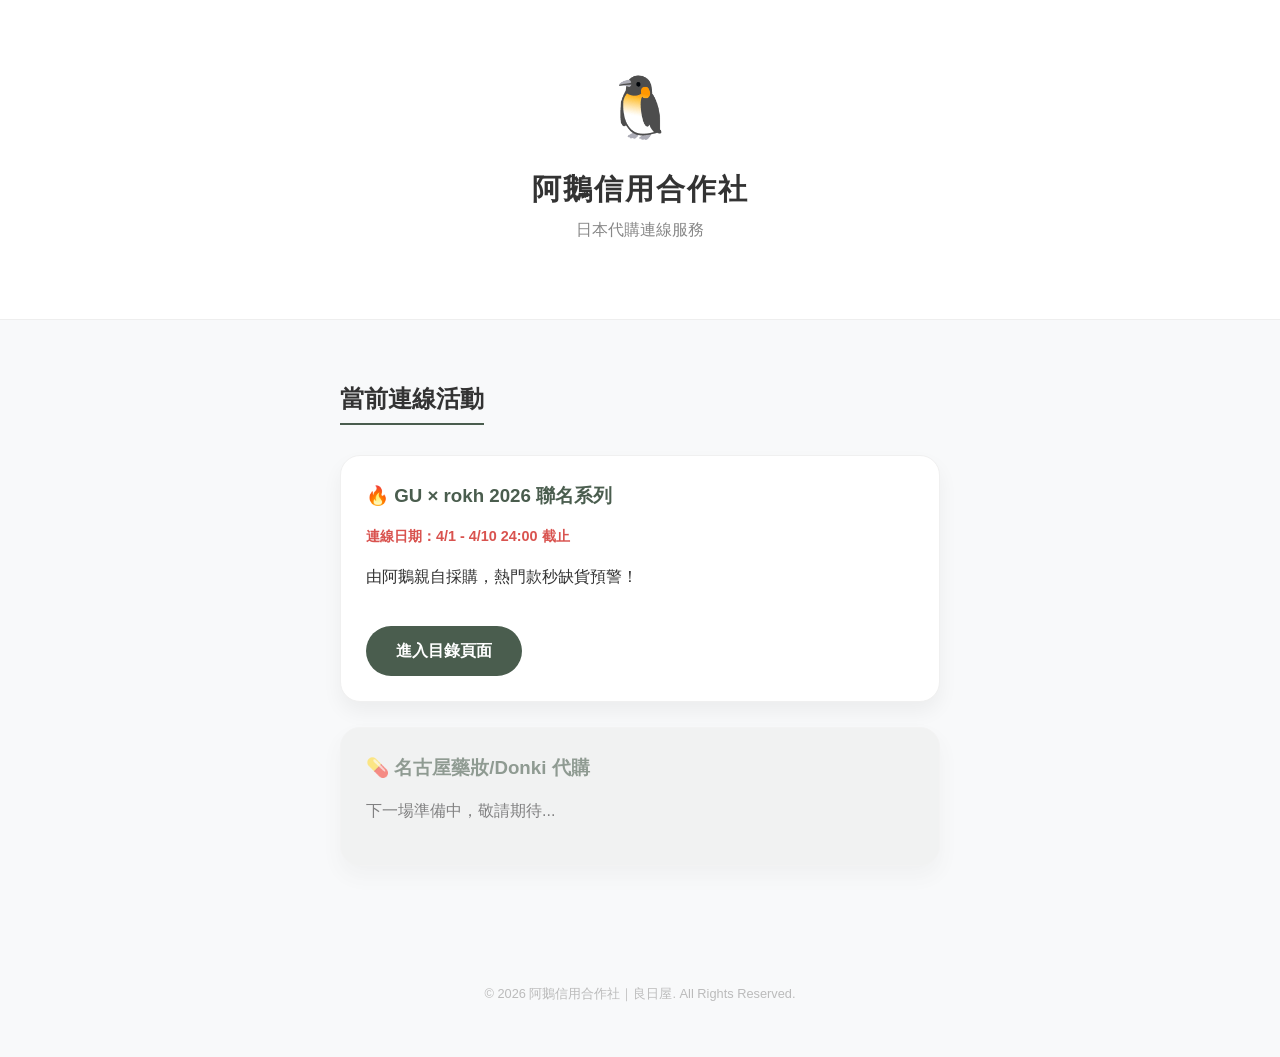
<file: index.html>
<!DOCTYPE html>
<html lang="zh-TW">
<head>
    <meta charset="UTF-8">
    <meta name="viewport" content="width=device-width, initial-scale=1.0">
    <title>阿鵝信用合作社 | 代購專案</title>
    <style>
        :root {
            --primary-bg: #f8f9fa;
            --accent-color: #4a5d4e; /* 深綠色，質感最高 */
            --card-bg: #ffffff;
            --text-main: #333333;
        }

        body {
            font-family: "PingFang TC", "Microsoft JhengHei", sans-serif;
            background-color: var(--primary-bg);
            color: var(--text-main);
            margin: 0;
            line-height: 1.6;
        }

        header {
            text-align: center;
            padding: 60px 20px;
            background-color: #fff;
            border-bottom: 1px solid #eee;
        }

        .logo { font-size: 60px; margin-bottom: 10px; }
        h1 { margin: 0; font-size: 1.8rem; letter-spacing: 2px; }
        .sub-title { color: #888; margin-top: 5px; }

        .container {
            max-width: 600px;
            margin: 0 auto;
            padding: 40px 20px;
        }

        h2 { border-bottom: 2px solid var(--accent-color); display: inline-block; padding-bottom: 5px; margin-bottom: 30px; }

        .project-card {
            background: var(--card-bg);
            border-radius: 20px;
            padding: 25px;
            margin-bottom: 25px;
            box-shadow: 0 10px 20px rgba(0,0,0,0.05);
            border: 1px solid #f0f0f0;
            transition: transform 0.3s ease;
        }

        .project-card:hover { transform: translateY(-5px); }

        .card-info h3 { margin: 0 0 10px 0; color: var(--accent-color); }
        .date-tag { font-size: 0.9rem; color: #d9534f; font-weight: bold; }

        .btn {
            display: inline-block;
            background-color: var(--accent-color);
            color: #fff !important;
            padding: 12px 30px;
            border-radius: 30px;
            text-decoration: none;
            font-weight: bold;
            margin-top: 20px;
            transition: opacity 0.3s;
        }

        .btn:hover { opacity: 0.8; }

        .locked { opacity: 0.6; background-color: #eee; }

        footer { text-align: center; padding: 40px; color: #bbb; font-size: 0.8rem; }
    </style>
</head>
<body>
    <header>
        <div class="logo">🐧</div>
        <h1>阿鵝信用合作社</h1>
        <p class="sub-title">日本代購連線服務</p>
    </header>

    <main class="container">
        <section class="catalog-list">
            <h2>當前連線活動</h2>
            
            <div class="project-card">
                <div class="card-info">
                    <h3>🔥 GU × rokh 2026 聯名系列</h3>
                    <p class="date-tag">連線日期：4/1 - 4/10 24:00 截止</p>
                    <p>由阿鵝親自採購，熱門款秒缺貨預警！</p>
                    <a href="pages/gu-rokh.html" class="btn">進入目錄頁面</a>
                </div>
            </div>
            
            <div class="project-card locked">
                <div class="card-info">
                    <h3>💊 名古屋藥妝/Donki 代購</h3>
                    <p>下一場準備中，敬請期待...</p>
                </div>
            </div>
        </section>
    </main>

    <footer>
        <p>© 2026 阿鵝信用合作社｜良日屋. All Rights Reserved.</p>
    </footer>
</body>
</html>
</file>
